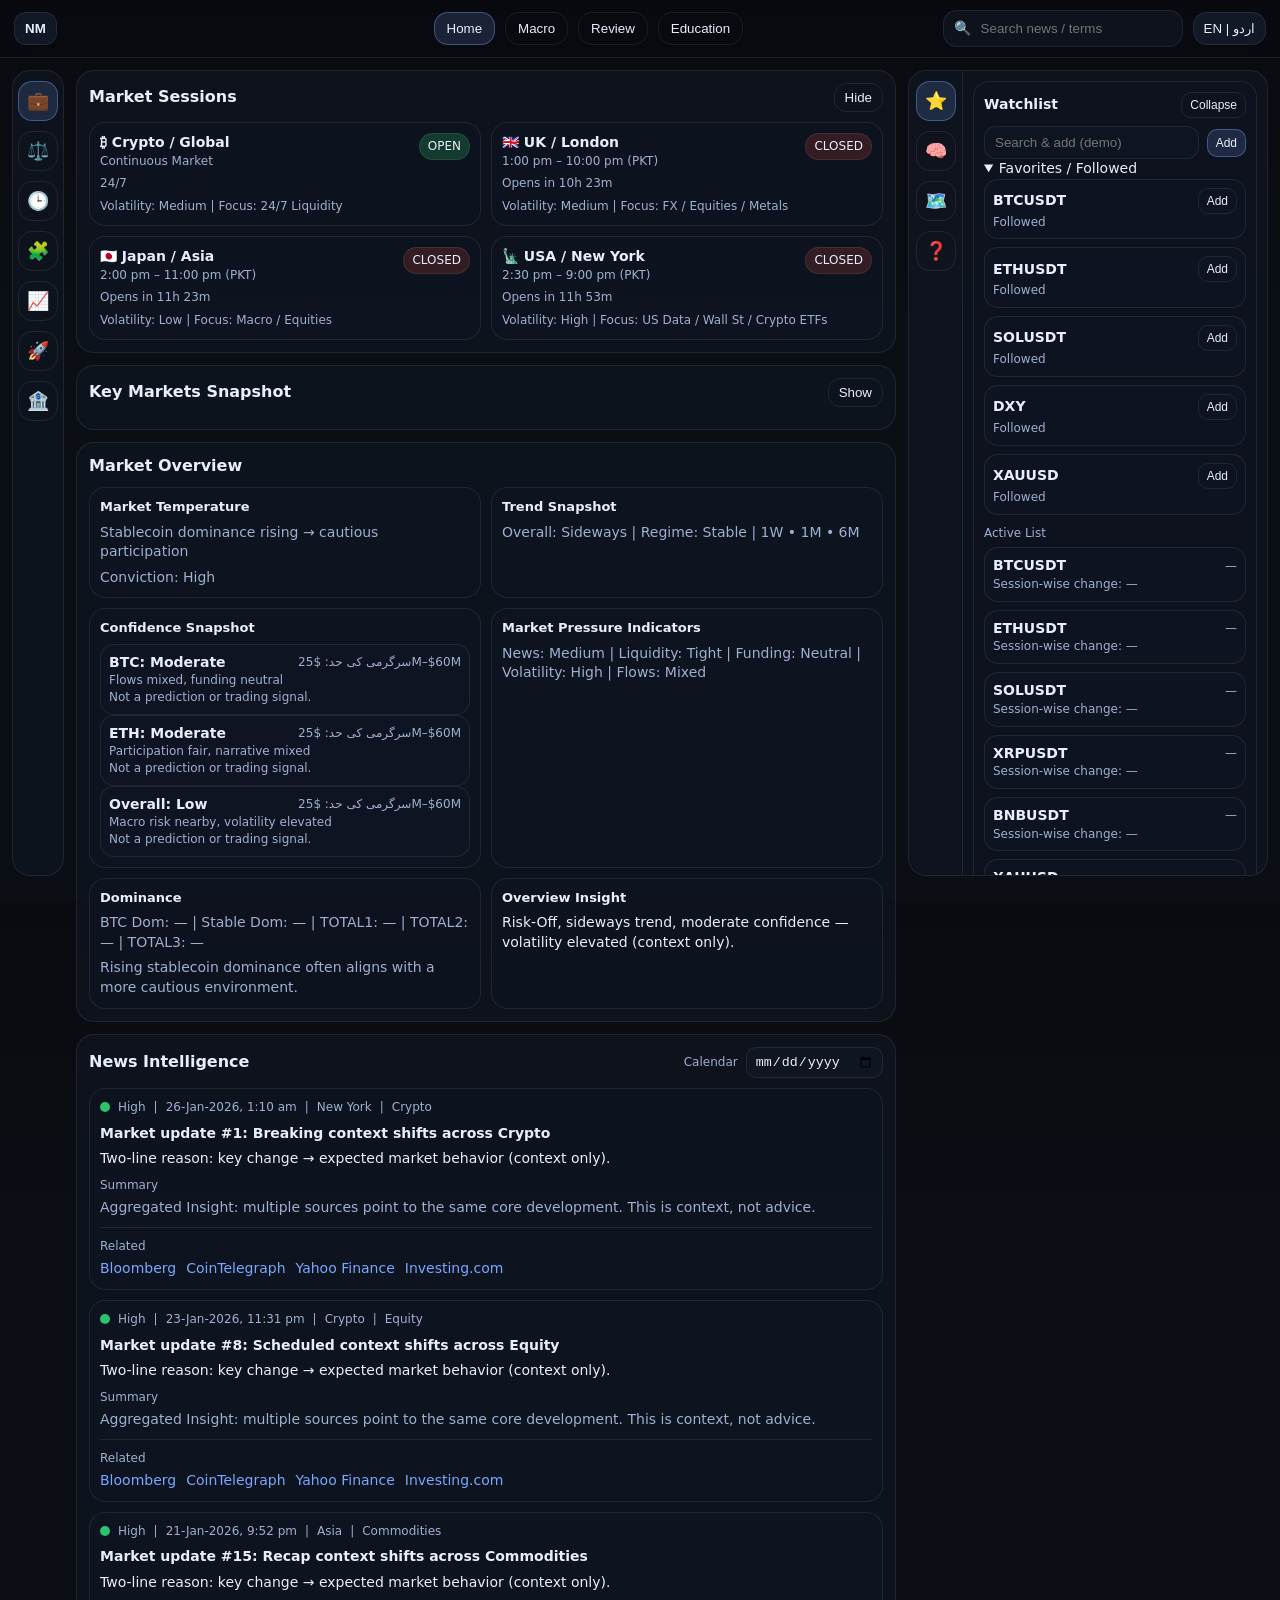
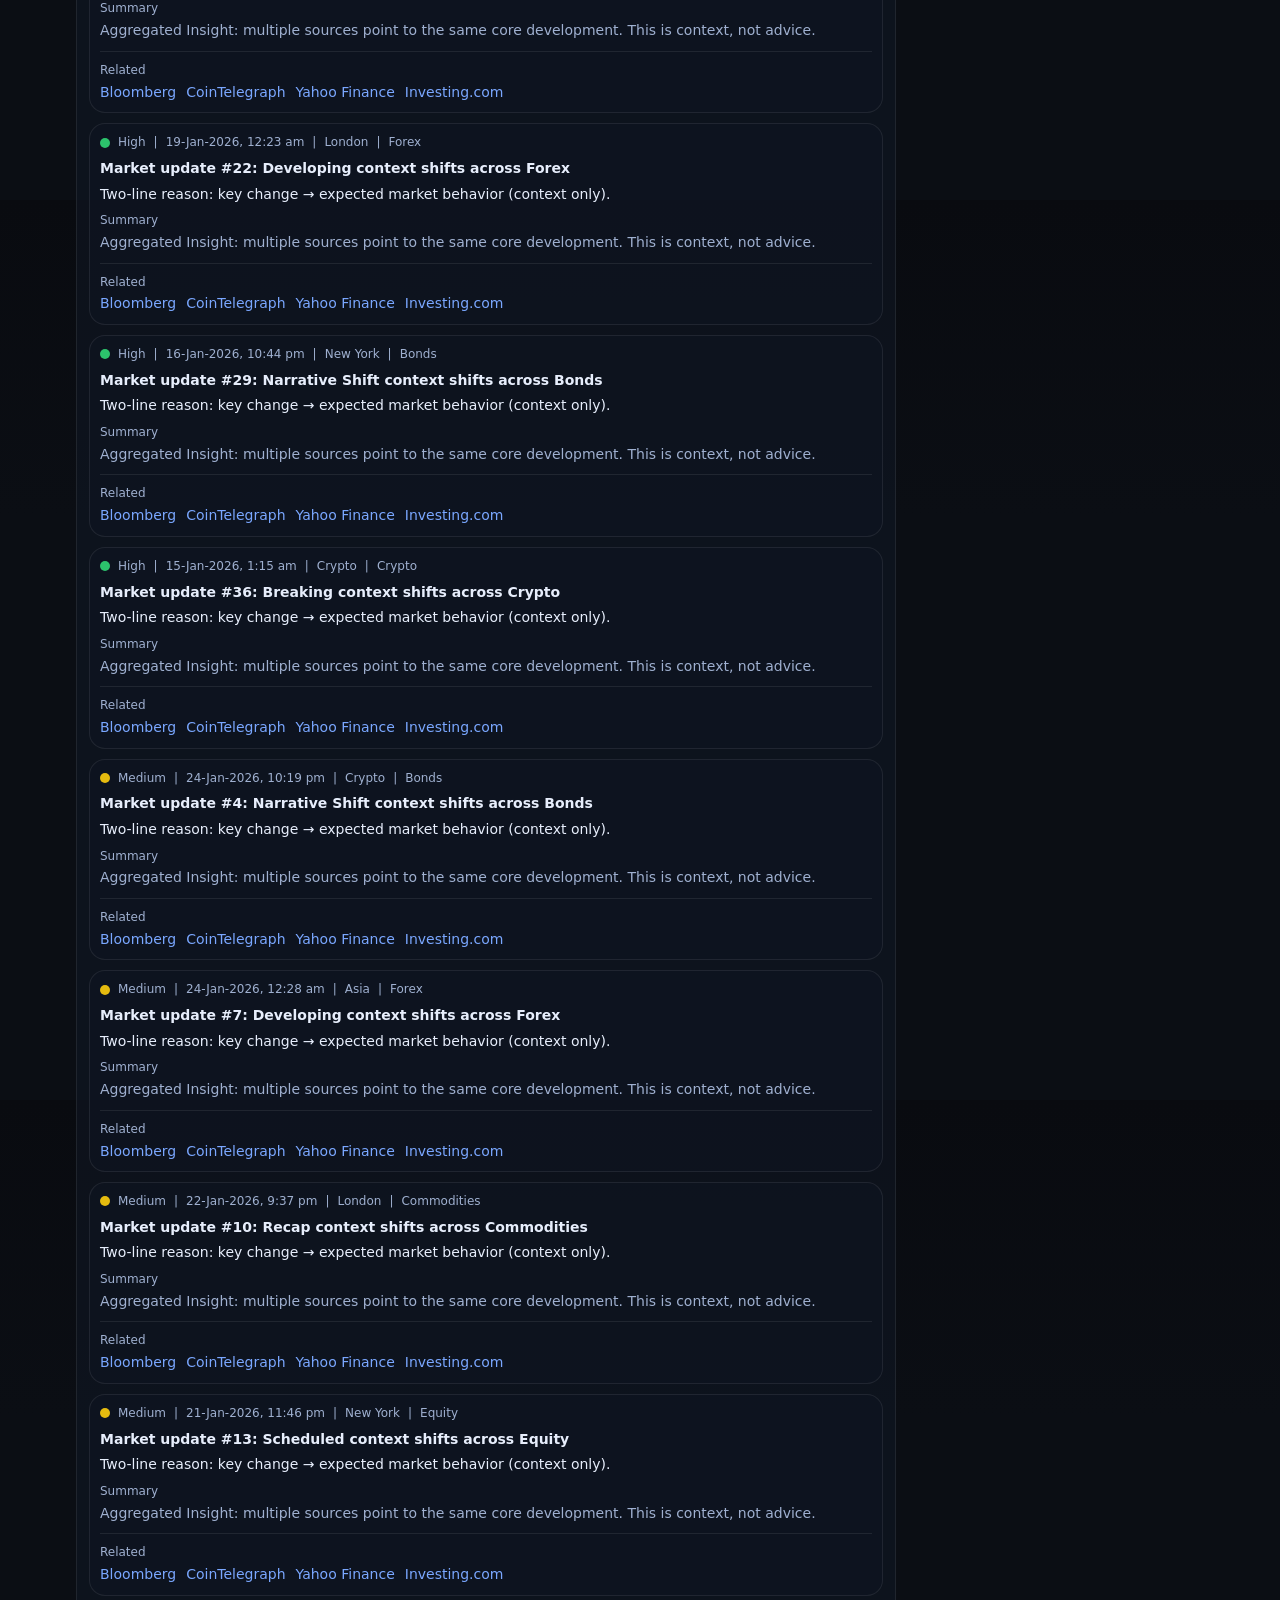
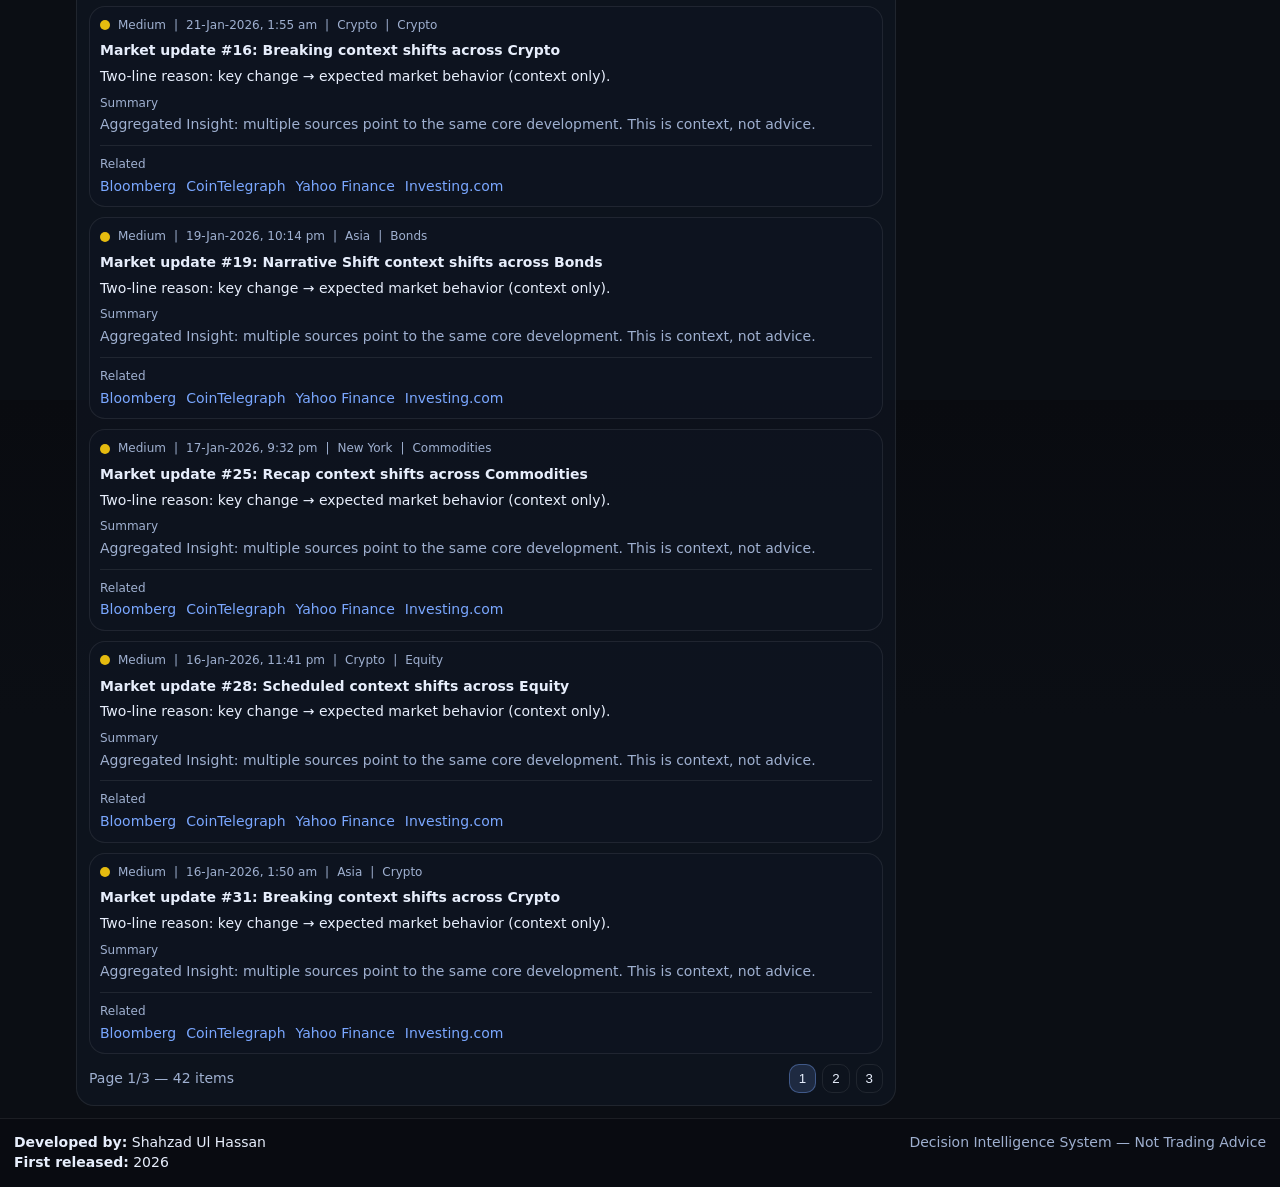
<file: index.html>
<!doctype html>
<html lang="en">
<head>
  <meta charset="utf-8" />
  <meta name="viewport" content="width=device-width, initial-scale=1" />
  <title>News & Market Intelligence Dashboard</title>
  <link rel="stylesheet" href="./css/style.css" />
</head>
<body class="ltr">
  <header class="app-header">
    <div class="brand">
      <button id="brandBtn" class="nm-badge" title="Toggle full name">NM</button>
      <span id="brandName" class="brand-name hidden">News &amp; Market Intelligence</span>
    </div>

    <nav class="nav-tabs" aria-label="Primary">
      <button class="tab active" data-view="home">Home</button>
      <button class="tab" data-view="macro">Macro</button>
      <button class="tab" data-view="review">Review</button>
      <button class="tab" data-view="education">Education</button>
    </nav>

    <div class="header-tools">
      <div class="search-wrap">
        <span class="icon">🔍</span>
        <input id="globalSearch" type="search" placeholder="Search news / terms" />
      </div>
      <button id="langToggle" class="toggle" title="Toggle language">EN | اردو</button>
    </div>
  </header>

  <div class="app-shell">
    <aside class="left-toolbar" aria-label="Tools">
      <button class="toolbtn active" data-tool="trade" title="Demo Trading">💼</button>
      <button class="toolbtn" data-tool="rr" title="Risk–Reward">⚖️</button>
      <button class="toolbtn" data-tool="tf" title="1H / 4H">🕒</button>
      <button class="toolbtn" data-tool="patterns" title="Patterns (read-only)">🧩</button>
      <button class="toolbtn" data-tool="movers" title="Session Movers">📈</button>
      <button class="toolbtn" data-tool="listings" title="Listings & Launch Watch">🚀</button>
      <button class="toolbtn" data-tool="institutions" title="Institutional Lens">🏦</button>
    </aside>

    <main class="main">
      <section class="card" id="sessionsCard">
        <div class="card-head">
          <h2>Market Sessions</h2>
          <button class="ghost" id="sessionsToggle" title="Hide/Show sessions">Hide</button>
        </div>
        <div id="sessionsGrid" class="sessions-grid"></div>
      </section>

      <section class="card" id="keyMarketsCard">
        <div class="card-head">
          <h2>Key Markets Snapshot</h2>
          <button class="ghost" id="keyMarketsToggle" aria-expanded="false">Show</button>
        </div>
        <div id="keyMarketsBody" class="hidden"></div>
      </section>

      <section class="card" id="overviewCard">
        <div class="card-head">
          <h2>Market Overview</h2>
        </div>
        <div id="overviewBody" class="overview-grid"></div>
      </section>

      <section class="card" id="newsCard">
        <div class="card-head">
          <h2>News Intelligence</h2>
          <div class="news-head-tools">
            <label class="mini">
              <span>Calendar</span>
              <input id="newsDate" type="date" />
            </label>
          </div>
        </div>

        <div id="newsList" class="news-list"></div>

        <div class="news-footer">
          <div id="newsMeta" class="muted"></div>
          <div id="pagination" class="pagination"></div>
        </div>
      </section>

      <section class="card hidden" id="macroView">
        <div class="card-head"><h2>Macro & Economic Events</h2></div>
        <div id="macroBody" class="macro-grid"></div>
      </section>

      <section class="card hidden" id="reviewView">
        <div class="card-head"><h2>Review</h2></div>
        <div id="reviewBody"></div>
      </section>

      <section class="card hidden" id="educationView">
        <div class="card-head"><h2>Education</h2></div>
        <div id="educationBody"></div>
      </section>
    </main>

    <aside class="right-sidebar" aria-label="Context">
      <div class="sidebar-icons">
        <button class="sideicon active" data-panel="watchlistPanel" title="Watchlist">⭐</button>
        <button class="sideicon" data-panel="contextPanel" title="Context Stack">🧠</button>
        <button class="sideicon" data-panel="marketMapPanel" title="Market Map Tools">🗺️</button>
        <button class="sideicon" data-panel="helpPanel" title="Help / Glossary">❓</button>
      </div>

      <div class="sidebar-panels">
        <section id="watchlistPanel" class="panel">
          <div class="panel-head">
            <h3>Watchlist</h3>
            <button class="ghost small" data-collapse="watchlistBody" aria-expanded="true">Collapse</button>
          </div>
          <div id="watchlistBody">
            <div class="row">
              <input id="watchSearch" type="search" placeholder="Search & add (demo)" />
              <button id="addWatch" class="btn small">Add</button>
            </div>

            <details id="favDrop" open>
              <summary>Favorites / Followed</summary>
              <div id="favoritesList" class="list"></div>
            </details>

            <div class="panel-subhead">Active List</div>
            <div id="watchlistList" class="list"></div>
          </div>
        </section>

        <section id="contextPanel" class="panel hidden">
          <div class="panel-head">
            <h3>Context Stack</h3>
            <button class="ghost small" data-collapse="contextBody" aria-expanded="true">Collapse</button>
          </div>
          <div id="contextBody" class="stack"></div>
        </section>

        <section id="marketMapPanel" class="panel hidden">
          <div class="panel-head">
            <h3>Market Map</h3>
            <button class="ghost small" data-collapse="marketMapBody" aria-expanded="false">Show</button>
          </div>
          <div id="marketMapBody" class="hidden">
            <div class="tabs mini-tabs">
              <button class="mini-tab active" data-mmtab="heatmap">Heatmap</button>
              <button class="mini-tab" data-mmtab="bubbles">Bubbles</button>
              <button class="mini-tab" data-mmtab="movers">Gainers/Losers</button>
            </div>
            <div id="marketMapContent" class="mmt-content"></div>
            <div class="divider"></div>
            <div id="decisionReadinessGuard" class="guard hidden" role="status"></div>
          </div>
        </section>

        <section id="helpPanel" class="panel hidden">
          <div class="panel-head">
            <h3>Glossary</h3>
            <button class="ghost small" data-collapse="helpBody" aria-expanded="true">Collapse</button>
          </div>
          <div id="helpBody">
            <input id="glossarySearch" type="search" placeholder="Search terms" />
            <div id="glossaryList" class="list"></div>
          </div>
        </section>
      </div>
    </aside>
  </div>

  <footer class="app-footer">
    <div class="footer-left">
      <div><strong>Developed by:</strong> Shahzad Ul Hassan</div>
      <div><strong>First released:</strong> 2026</div>
    </div>
    <div class="footer-right muted">
      Decision Intelligence System — Not Trading Advice
    </div>
  </footer>

  <div id="tooltip" class="tooltip hidden" role="tooltip"></div>

  <script src="./js/core.js"></script>
  <script src="./js/news.js"></script>
  <script src="./js/context.js"></script>
  <script src="./js/alerts.js"></script>
</body>
</html>
</file>
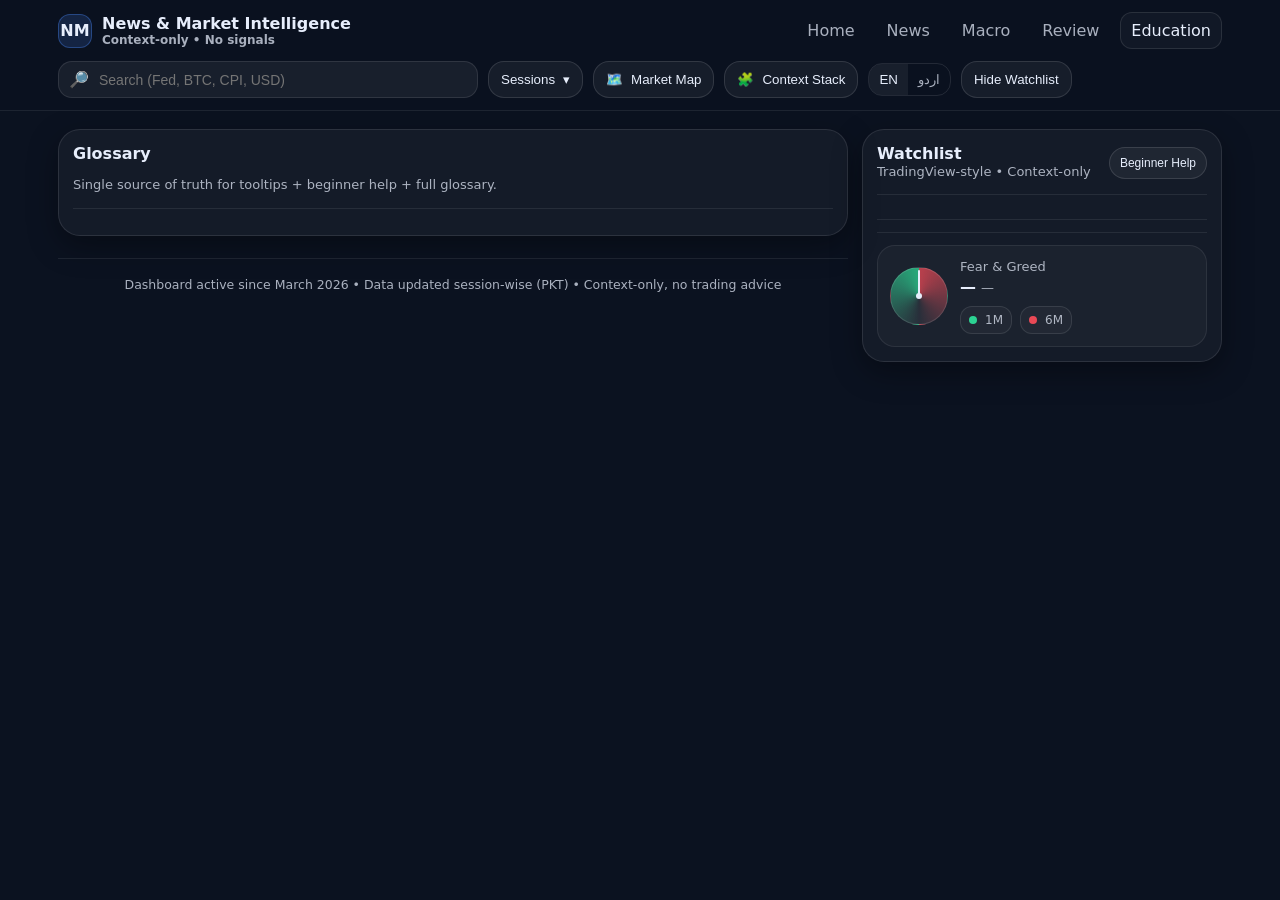
<file: education.html>
<!doctype html><html lang="en"><head>
<meta charset="utf-8"/><meta name="viewport" content="width=device-width,initial-scale=1"/>
<title>Education • NMI</title><link rel="stylesheet" href="./css/styles.css"/></head><body>

<header class="topbar">
  <div class="topbar__inner">
    <a class="brand" href="./index.html">
      <span class="brand__badge">NM</span>
      <span>
        <span>News & Market Intelligence</span>
        <span class="brand__sub">Context-only • No signals</span>
      </span>
    </a>
    <nav class="nav"><a class="" href="./index.html">Home</a>
<a class="" href="./news.html">News</a>
<a class="" href="./macro.html">Macro</a>
<a class="" href="./review.html">Review</a>
<a class="active" href="./education.html">Education</a></nav>
    <div class="actions">
      <label class="search"><span>🔎</span><input id="globalSearch" type="search" placeholder="Search (Fed, BTC, CPI, USD)"></label>
      <div class="dropdown">
        <button id="sessionsBtn" class="btn"><span data-i18n="sessions">Sessions</span> ▾</button>
        <div id="sessionsMenu" class="menu"></div>
      </div>
      <button id="marketMapBtn" class="btn">🗺️ <span data-i18n="marketMap">Market Map</span></button>
      <button id="contextBtn" class="btn">🧩 <span data-i18n="context">Context Stack</span></button>
      <div class="lang"><button class="active" data-lang="en">EN</button><button data-lang="ur">اردو</button></div>
      <button id="watchlistToggle" class="btn">Hide Watchlist</button>
    </div>
  </div>
</header>

<div id="drawerOverlay" class="drawerOverlay"></div>
<div id="drawer" class="drawer" role="dialog" aria-modal="true">
  <div class="drawer__head">
    <div id="drawerTitle" style="font-weight:900">Panel</div>
    <button id="drawerClose" class="closeX">✕</button>
  </div>
  <div id="drawerBody" class="drawer__body"></div>
</div>

<main class="container"><section class="layout">
  <div>
    <div class="card"><div class="card__inner">
      <h2>Glossary</h2>
      <p class="muted">Single source of truth for tooltips + beginner help + full glossary.</p>
      <div class="hr"></div>
      <div id="glossaryList"></div>
    </div></div>
    <div class="footer">Dashboard active since March 2026 • Data updated session-wise (PKT) • Context-only, no trading advice</div>
  </div>
  
<aside id="sidebar" class="sidebar">
  <div class="card"><div class="card__inner">
    <div class="sideHead">
      <div><div style="font-weight:900" data-i18n="watchlist">Watchlist</div><div class="muted">TradingView-style • Context-only</div></div>
      <button id="beginnerHelpBtn" class="btn" style="padding:8px 10px;font-size:12px">Beginner Help</button>
    </div>
    <div class="hr"></div>
    <div id="wlTabs" class="tabs"></div>
    <div class="hr"></div>
    <div id="wlBody"></div>
    <div class="hr"></div>
    <div class="fg" id="fearGreed">
      <div class="gauge"><div class="needle"></div><div class="dot"></div></div>
      <div class="meta">
        <div class="muted" data-i18n="fearGreed">Fear & Greed</div>
        <div><b data-fg-value>—</b> <span class="muted" data-fg-label>—</span></div>
        <div class="bias"><span class="pill2"><span class="dot up"></span> 1M</span><span class="pill2"><span class="dot down"></span> 6M</span></div>
      </div>
    </div>
  </div></div>
</aside>

</section></main>
<script type="module">
import { loadJSON } from './js/utils.js';
import { state } from './js/state.js';
state.init();
const g = await loadJSON('./data/glossary.json');
const lang = state.getLang();
document.getElementById('glossaryList').innerHTML = Object.entries(g.terms).map(([k,v])=>{
  const t=v[lang];
  return `<div class="kv" style="margin-bottom:10px" data-term="${k}"><div><b>${t.title}</b>
    <div class="muted">${t.simple}</div><div class="muted">${t.why}</div></div><span class="tag">v1.0</span></div>`;
}).join('');
</script>
<script type="module" src="./js/app.js"></script>
</body></html>
</file>
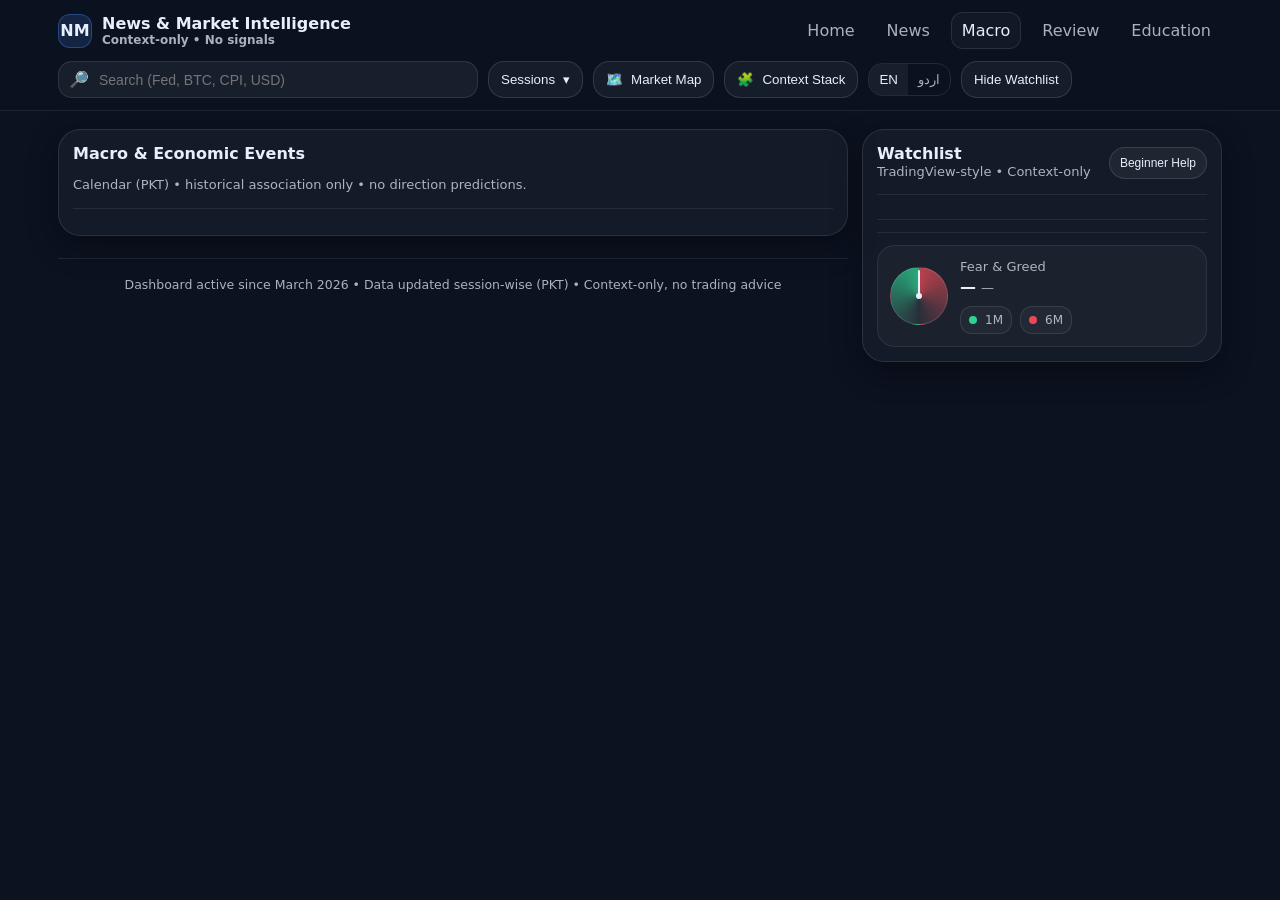
<file: macro.html>
<!doctype html><html lang="en"><head>
<meta charset="utf-8"/><meta name="viewport" content="width=device-width,initial-scale=1"/>
<title>Macro • NMI</title><link rel="stylesheet" href="./css/styles.css"/></head><body>

<header class="topbar">
  <div class="topbar__inner">
    <a class="brand" href="./index.html">
      <span class="brand__badge">NM</span>
      <span>
        <span>News & Market Intelligence</span>
        <span class="brand__sub">Context-only • No signals</span>
      </span>
    </a>
    <nav class="nav"><a class="" href="./index.html">Home</a>
<a class="" href="./news.html">News</a>
<a class="active" href="./macro.html">Macro</a>
<a class="" href="./review.html">Review</a>
<a class="" href="./education.html">Education</a></nav>
    <div class="actions">
      <label class="search"><span>🔎</span><input id="globalSearch" type="search" placeholder="Search (Fed, BTC, CPI, USD)"></label>
      <div class="dropdown">
        <button id="sessionsBtn" class="btn"><span data-i18n="sessions">Sessions</span> ▾</button>
        <div id="sessionsMenu" class="menu"></div>
      </div>
      <button id="marketMapBtn" class="btn">🗺️ <span data-i18n="marketMap">Market Map</span></button>
      <button id="contextBtn" class="btn">🧩 <span data-i18n="context">Context Stack</span></button>
      <div class="lang"><button class="active" data-lang="en">EN</button><button data-lang="ur">اردو</button></div>
      <button id="watchlistToggle" class="btn">Hide Watchlist</button>
    </div>
  </div>
</header>

<div id="drawerOverlay" class="drawerOverlay"></div>
<div id="drawer" class="drawer" role="dialog" aria-modal="true">
  <div class="drawer__head">
    <div id="drawerTitle" style="font-weight:900">Panel</div>
    <button id="drawerClose" class="closeX">✕</button>
  </div>
  <div id="drawerBody" class="drawer__body"></div>
</div>

<main class="container"><section class="layout">
  <div>
    <div class="card"><div class="card__inner">
      <h2 data-term="macro_events">Macro & Economic Events</h2>
      <p class="muted">Calendar (PKT) • historical association only • no direction predictions.</p>
      <div class="hr"></div>
      <div id="macroList" class="rows"></div>
    </div></div>
    <div class="footer">Dashboard active since March 2026 • Data updated session-wise (PKT) • Context-only, no trading advice</div>
  </div>
  
<aside id="sidebar" class="sidebar">
  <div class="card"><div class="card__inner">
    <div class="sideHead">
      <div><div style="font-weight:900" data-i18n="watchlist">Watchlist</div><div class="muted">TradingView-style • Context-only</div></div>
      <button id="beginnerHelpBtn" class="btn" style="padding:8px 10px;font-size:12px">Beginner Help</button>
    </div>
    <div class="hr"></div>
    <div id="wlTabs" class="tabs"></div>
    <div class="hr"></div>
    <div id="wlBody"></div>
    <div class="hr"></div>
    <div class="fg" id="fearGreed">
      <div class="gauge"><div class="needle"></div><div class="dot"></div></div>
      <div class="meta">
        <div class="muted" data-i18n="fearGreed">Fear & Greed</div>
        <div><b data-fg-value>—</b> <span class="muted" data-fg-label>—</span></div>
        <div class="bias"><span class="pill2"><span class="dot up"></span> 1M</span><span class="pill2"><span class="dot down"></span> 6M</span></div>
      </div>
    </div>
  </div></div>
</aside>

</section></main>
<script type="module">
import { loadJSON } from './js/utils.js';
const data = await loadJSON('./data/macro.json');
document.getElementById('macroList').innerHTML = data.events.map(e => `
  <div class="kv" data-searchable>
    <div>
      <b>${e.name} (${e.country})</b>
      <div class="muted">PKT: ${e.time_pkt} • Impact: ${e.impact}</div>
      <div class="muted">Prev: ${e.previous} • Fcst: ${e.forecast} • Act: ${e.actual || '—'}</div>
      <div class="muted">This event often affects volatility and risk sentiment (context-only).</div>
    </div>
    <span class="tag warn">Context</span>
  </div>`).join('');
</script>
<script type="module" src="./js/app.js"></script>
</body></html>
</file>
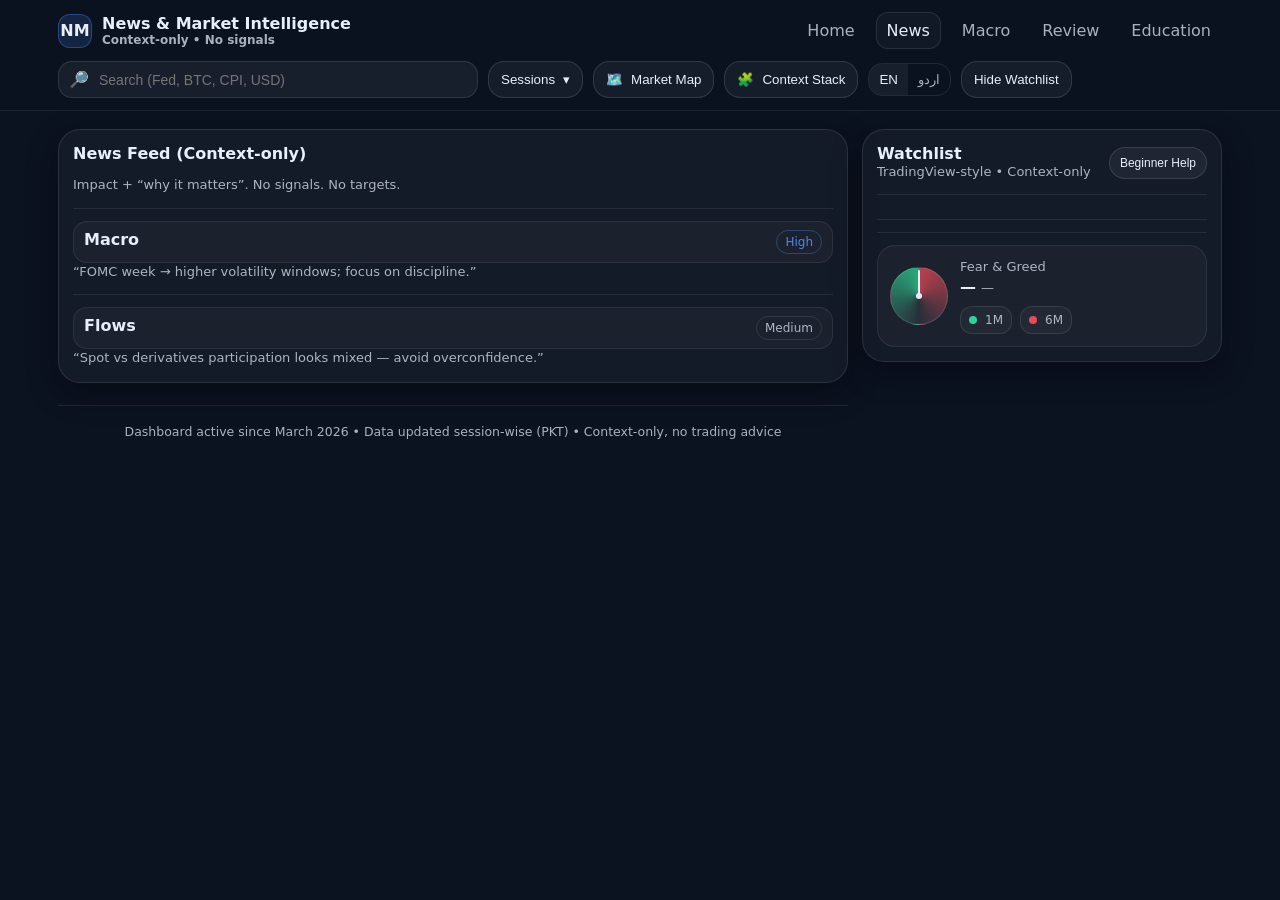
<file: news.html>
<!doctype html><html lang="en"><head>
<meta charset="utf-8"/><meta name="viewport" content="width=device-width,initial-scale=1"/>
<title>News • NMI</title><link rel="stylesheet" href="./css/styles.css"/></head><body>

<header class="topbar">
  <div class="topbar__inner">
    <a class="brand" href="./index.html">
      <span class="brand__badge">NM</span>
      <span>
        <span>News & Market Intelligence</span>
        <span class="brand__sub">Context-only • No signals</span>
      </span>
    </a>
    <nav class="nav"><a class="" href="./index.html">Home</a>
<a class="active" href="./news.html">News</a>
<a class="" href="./macro.html">Macro</a>
<a class="" href="./review.html">Review</a>
<a class="" href="./education.html">Education</a></nav>
    <div class="actions">
      <label class="search"><span>🔎</span><input id="globalSearch" type="search" placeholder="Search (Fed, BTC, CPI, USD)"></label>
      <div class="dropdown">
        <button id="sessionsBtn" class="btn"><span data-i18n="sessions">Sessions</span> ▾</button>
        <div id="sessionsMenu" class="menu"></div>
      </div>
      <button id="marketMapBtn" class="btn">🗺️ <span data-i18n="marketMap">Market Map</span></button>
      <button id="contextBtn" class="btn">🧩 <span data-i18n="context">Context Stack</span></button>
      <div class="lang"><button class="active" data-lang="en">EN</button><button data-lang="ur">اردو</button></div>
      <button id="watchlistToggle" class="btn">Hide Watchlist</button>
    </div>
  </div>
</header>

<div id="drawerOverlay" class="drawerOverlay"></div>
<div id="drawer" class="drawer" role="dialog" aria-modal="true">
  <div class="drawer__head">
    <div id="drawerTitle" style="font-weight:900">Panel</div>
    <button id="drawerClose" class="closeX">✕</button>
  </div>
  <div id="drawerBody" class="drawer__body"></div>
</div>

<main class="container"><section class="layout">
  <div>
    <div class="card"><div class="card__inner">
      <h2>News Feed (Context-only)</h2>
      <p class="muted">Impact + “why it matters”. No signals. No targets.</p>
      <div class="hr"></div>
      <div class="kv" data-searchable><b>Macro</b><span class="tag warn">High</span></div>
      <div class="muted" data-searchable>“FOMC week → higher volatility windows; focus on discipline.”</div>
      <div class="hr"></div>
      <div class="kv" data-searchable><b>Flows</b><span class="tag">Medium</span></div>
      <div class="muted" data-searchable>“Spot vs derivatives participation looks mixed — avoid overconfidence.”</div>
    </div></div>
    <div class="footer">Dashboard active since March 2026 • Data updated session-wise (PKT) • Context-only, no trading advice</div>
  </div>
  
<aside id="sidebar" class="sidebar">
  <div class="card"><div class="card__inner">
    <div class="sideHead">
      <div><div style="font-weight:900" data-i18n="watchlist">Watchlist</div><div class="muted">TradingView-style • Context-only</div></div>
      <button id="beginnerHelpBtn" class="btn" style="padding:8px 10px;font-size:12px">Beginner Help</button>
    </div>
    <div class="hr"></div>
    <div id="wlTabs" class="tabs"></div>
    <div class="hr"></div>
    <div id="wlBody"></div>
    <div class="hr"></div>
    <div class="fg" id="fearGreed">
      <div class="gauge"><div class="needle"></div><div class="dot"></div></div>
      <div class="meta">
        <div class="muted" data-i18n="fearGreed">Fear & Greed</div>
        <div><b data-fg-value>—</b> <span class="muted" data-fg-label>—</span></div>
        <div class="bias"><span class="pill2"><span class="dot up"></span> 1M</span><span class="pill2"><span class="dot down"></span> 6M</span></div>
      </div>
    </div>
  </div></div>
</aside>

</section></main>
<script type="module" src="./js/app.js"></script>
</body></html>
</file>
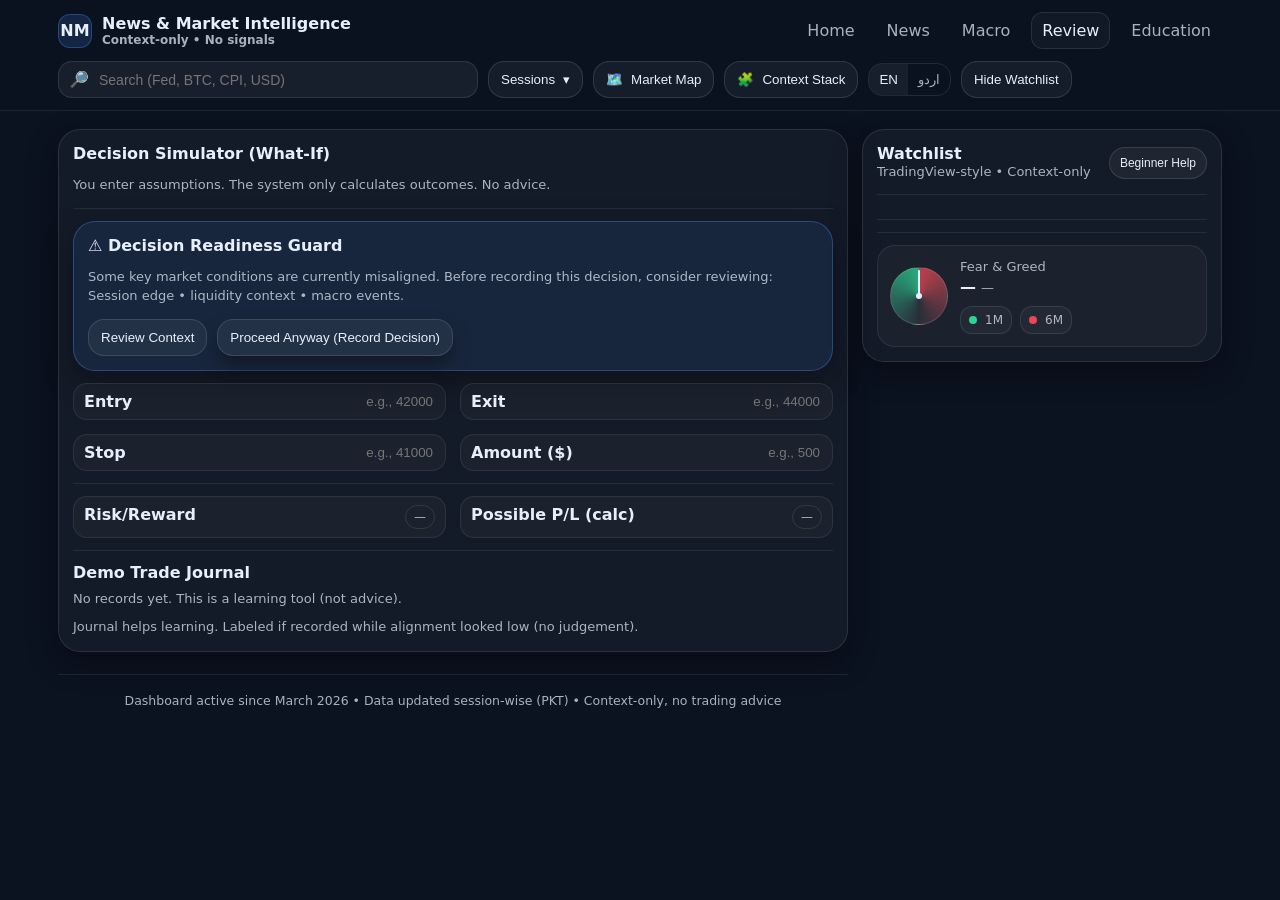
<file: review.html>
<!doctype html><html lang="en"><head>
<meta charset="utf-8"/><meta name="viewport" content="width=device-width,initial-scale=1"/>
<title>Review • NMI</title><link rel="stylesheet" href="./css/styles.css"/></head><body>

<header class="topbar">
  <div class="topbar__inner">
    <a class="brand" href="./index.html">
      <span class="brand__badge">NM</span>
      <span>
        <span>News & Market Intelligence</span>
        <span class="brand__sub">Context-only • No signals</span>
      </span>
    </a>
    <nav class="nav"><a class="" href="./index.html">Home</a>
<a class="" href="./news.html">News</a>
<a class="" href="./macro.html">Macro</a>
<a class="active" href="./review.html">Review</a>
<a class="" href="./education.html">Education</a></nav>
    <div class="actions">
      <label class="search"><span>🔎</span><input id="globalSearch" type="search" placeholder="Search (Fed, BTC, CPI, USD)"></label>
      <div class="dropdown">
        <button id="sessionsBtn" class="btn"><span data-i18n="sessions">Sessions</span> ▾</button>
        <div id="sessionsMenu" class="menu"></div>
      </div>
      <button id="marketMapBtn" class="btn">🗺️ <span data-i18n="marketMap">Market Map</span></button>
      <button id="contextBtn" class="btn">🧩 <span data-i18n="context">Context Stack</span></button>
      <div class="lang"><button class="active" data-lang="en">EN</button><button data-lang="ur">اردو</button></div>
      <button id="watchlistToggle" class="btn">Hide Watchlist</button>
    </div>
  </div>
</header>

<div id="drawerOverlay" class="drawerOverlay"></div>
<div id="drawer" class="drawer" role="dialog" aria-modal="true">
  <div class="drawer__head">
    <div id="drawerTitle" style="font-weight:900">Panel</div>
    <button id="drawerClose" class="closeX">✕</button>
  </div>
  <div id="drawerBody" class="drawer__body"></div>
</div>

<main class="container"><section class="layout">
  <div>
    <div class="card"><div class="card__inner">
      <h2 data-term="decision_simulator">Decision Simulator (What‑If)</h2>
      <p class="muted">You enter assumptions. The system only calculates outcomes. No advice.</p>
      <div class="hr"></div>
      <div id="guard" class="card" style="display:none;background:rgba(74,140,255,.10);border-color:rgba(74,140,255,.35)">
        <div class="card__inner">
          <h2 data-term="decision_readiness_guard">⚠️ Decision Readiness Guard</h2>
          <p class="muted">Some key market conditions are currently misaligned. Before recording this decision, consider reviewing: Session edge • liquidity context • macro events.</p>
          <div style="display:flex;gap:10px;flex-wrap:wrap;margin-top:10px">
            <button id="reviewContext" class="btn">Review Context</button>
            <button id="proceed" class="btn btn--3d">Proceed Anyway (Record Decision)</button>
          </div>
        </div>
      </div>
      <div class="grid2" style="margin-top:12px">
        <div class="kv"><b>Entry</b><input id="entry" placeholder="e.g., 42000" style="width:140px;background:transparent;border:0;color:var(--text);text-align:right;outline:none"></div>
        <div class="kv"><b>Exit</b><input id="exit" placeholder="e.g., 44000" style="width:140px;background:transparent;border:0;color:var(--text);text-align:right;outline:none"></div>
        <div class="kv"><b>Stop</b><input id="stop" placeholder="e.g., 41000" style="width:140px;background:transparent;border:0;color:var(--text);text-align:right;outline:none"></div>
        <div class="kv"><b>Amount ($)</b><input id="amount" placeholder="e.g., 500" style="width:140px;background:transparent;border:0;color:var(--text);text-align:right;outline:none"></div>
      </div>
      <div class="hr"></div>
      <div class="grid2">
        <div class="kv"><b>Risk/Reward</b><span class="tag" id="rr">—</span></div>
        <div class="kv"><b>Possible P/L (calc)</b><span class="tag" id="pnl">—</span></div>
      </div>
      <div class="hr"></div>
      <h2>Demo Trade Journal</h2>
      <div id="journal"></div>
      <div class="muted" style="margin-top:10px">Journal helps learning. Labeled if recorded while alignment looked low (no judgement).</div>
    </div></div>
    <div class="footer">Dashboard active since March 2026 • Data updated session-wise (PKT) • Context-only, no trading advice</div>
  </div>
  
<aside id="sidebar" class="sidebar">
  <div class="card"><div class="card__inner">
    <div class="sideHead">
      <div><div style="font-weight:900" data-i18n="watchlist">Watchlist</div><div class="muted">TradingView-style • Context-only</div></div>
      <button id="beginnerHelpBtn" class="btn" style="padding:8px 10px;font-size:12px">Beginner Help</button>
    </div>
    <div class="hr"></div>
    <div id="wlTabs" class="tabs"></div>
    <div class="hr"></div>
    <div id="wlBody"></div>
    <div class="hr"></div>
    <div class="fg" id="fearGreed">
      <div class="gauge"><div class="needle"></div><div class="dot"></div></div>
      <div class="meta">
        <div class="muted" data-i18n="fearGreed">Fear & Greed</div>
        <div><b data-fg-value>—</b> <span class="muted" data-fg-label>—</span></div>
        <div class="bias"><span class="pill2"><span class="dot up"></span> 1M</span><span class="pill2"><span class="dot down"></span> 6M</span></div>
      </div>
    </div>
  </div></div>
</aside>

</section></main>
<script type="module" src="./js/review.js"></script>
<script type="module" src="./js/app.js"></script>
</body></html>
</file>
<file: css/style.css>
:root{--bg:#0b0e14;--panel:#111826;--panel2:#0f1522;--text:#e7eefc;--muted:#9fb0d0;--border:rgba(255,255,255,.08);--accent:#7aa7ff;--open:rgba(46,204,113,.22);--pre:rgba(52,152,219,.22);--closed:rgba(231,76,60,.18);}
*{box-sizing:border-box}html,body{height:100%}body{margin:0;background:linear-gradient(180deg,#090b10,#0b0e14 35%);color:var(--text);font:14px/1.4 system-ui,-apple-system,Segoe UI,Roboto,Arial}
.hidden{display:none!important}.muted{color:var(--muted)}.ltr{direction:ltr}
.app-header{position:fixed;top:0;left:0;right:0;height:58px;display:flex;align-items:center;justify-content:space-between;padding:10px 14px;background:rgba(9,11,16,.72);backdrop-filter:blur(10px);border-bottom:1px solid var(--border);z-index:50}
.brand{display:flex;align-items:center;gap:10px;min-width:220px}
.nm-badge{border:1px solid var(--border);background:var(--panel);color:var(--text);padding:8px 10px;border-radius:12px;cursor:pointer;font-weight:700}
.brand-name{font-weight:700;letter-spacing:.2px}
.nav-tabs{display:flex;gap:10px;justify-content:center;flex:1}
.tab{border:1px solid var(--border);background:transparent;color:var(--text);padding:8px 12px;border-radius:14px;cursor:pointer}
.tab.active{background:rgba(122,167,255,.16);border-color:rgba(122,167,255,.38)}
.header-tools{display:flex;align-items:center;gap:10px;min-width:320px;justify-content:flex-end}
.search-wrap{display:flex;align-items:center;gap:8px;border:1px solid var(--border);background:rgba(17,24,38,.65);padding:8px 10px;border-radius:14px;width:240px}
.search-wrap input{border:0;outline:0;background:transparent;color:var(--text);width:100%}
.toggle{border:1px solid var(--border);background:var(--panel);color:var(--text);padding:8px 10px;border-radius:14px;cursor:pointer}
.app-shell{display:flex;gap:12px;padding:70px 12px 12px}
.left-toolbar{width:52px;display:flex;flex-direction:column;gap:10px;align-items:center;padding:10px 6px;border:1px solid var(--border);border-radius:18px;background:rgba(17,24,38,.55);position:sticky;top:70px;height:calc(100vh - 94px)}
.toolbtn{width:40px;height:40px;border-radius:14px;border:1px solid var(--border);background:transparent;color:var(--text);cursor:pointer;font-size:18px}
.toolbtn.active{background:rgba(122,167,255,.16);border-color:rgba(122,167,255,.38)}
.main{flex:1;display:flex;flex-direction:column;gap:12px;min-width:520px}
.right-sidebar{width:360px;border:1px solid var(--border);border-radius:18px;background:rgba(17,24,38,.55);display:flex;overflow:hidden;height:calc(100vh - 94px);position:sticky;top:70px}
.sidebar-icons{width:54px;border-right:1px solid var(--border);display:flex;flex-direction:column;align-items:center;gap:10px;padding:10px 6px;background:rgba(15,21,34,.55)}
.sideicon{width:40px;height:40px;border-radius:14px;border:1px solid var(--border);background:transparent;color:var(--text);cursor:pointer;font-size:18px}
.sideicon.active{background:rgba(122,167,255,.16);border-color:rgba(122,167,255,.38)}
.sidebar-panels{flex:1;padding:10px;overflow:auto}
.card{border:1px solid var(--border);border-radius:18px;background:rgba(17,24,38,.55);padding:12px}
.card-head{display:flex;align-items:center;justify-content:space-between;gap:10px;margin-bottom:10px}
.card h2{margin:0;font-size:16px}
.ghost{border:1px solid var(--border);background:transparent;color:var(--text);padding:6px 10px;border-radius:12px;cursor:pointer}
.ghost.small{padding:5px 8px;border-radius:10px;font-size:12px}
.btn{border:1px solid rgba(122,167,255,.38);background:rgba(122,167,255,.16);color:var(--text);padding:7px 10px;border-radius:12px;cursor:pointer}
.btn.small{padding:6px 8px;border-radius:10px;font-size:12px}
.sessions-grid{display:grid;grid-template-columns:repeat(2,minmax(0,1fr));gap:10px}
.session{border:1px solid var(--border);border-radius:16px;padding:10px;background:rgba(15,21,34,.55);display:flex;flex-direction:column;gap:6px}
.session-top{display:flex;align-items:flex-start;justify-content:space-between;gap:10px}
.session-title{font-weight:700}.session-sub{color:var(--muted);font-size:12px}
.badge{font-size:12px;padding:4px 8px;border-radius:999px;border:1px solid var(--border);white-space:nowrap}
.badge.open{background:var(--open)}.badge.pre{background:var(--pre)}.badge.closed{background:var(--closed)}
.kv{display:flex;gap:8px;color:var(--muted);font-size:12px}.divider{height:1px;background:var(--border);margin:10px 0}
.overview-grid{display:grid;grid-template-columns:repeat(2,minmax(0,1fr));gap:10px}
.block{border:1px solid var(--border);border-radius:16px;padding:10px;background:rgba(15,21,34,.55)}
.block h4{margin:0 0 6px;font-size:13px}
.pills{display:flex;gap:6px;flex-wrap:wrap}
.pill{border:1px solid var(--border);padding:4px 8px;border-radius:999px;font-size:12px;color:var(--muted)}
.pill.on{background:rgba(46,204,113,.16)}.pill.off{background:rgba(231,76,60,.14)}.pill.neutral{background:rgba(255,255,255,.06)}.pill.high{background:rgba(46,204,113,.16)}.pill.med{background:rgba(241,196,15,.12)}.pill.low{background:rgba(255,255,255,.06)}
.news-list{display:flex;flex-direction:column;gap:10px}
.news-card{border:1px solid var(--border);border-radius:16px;padding:10px;background:rgba(15,21,34,.55)}
.news-meta{display:flex;gap:8px;flex-wrap:wrap;align-items:center;font-size:12px;color:var(--muted)}
.impact-dot{width:10px;height:10px;border-radius:999px;display:inline-block}
.dot-high{background:rgba(46,204,113,.95)}.dot-med{background:rgba(241,196,15,.95)}.dot-low{background:rgba(149,165,166,.9)}
.news-title{margin:8px 0 6px;font-weight:800}.news-why{margin:0 0 8px;color:var(--text)}
.section-title{font-size:12px;color:var(--muted);margin-bottom:4px}
.bullets{margin:0;padding-left:16px;color:var(--text)}
.links{display:flex;gap:10px;flex-wrap:wrap}.links a{color:var(--accent);text-decoration:none}.links a:hover{text-decoration:underline}
.news-footer{display:flex;align-items:center;justify-content:space-between;margin-top:10px}
.pagination{display:flex;gap:6px;flex-wrap:wrap}
.pagebtn{border:1px solid var(--border);background:transparent;color:var(--text);padding:6px 9px;border-radius:10px;cursor:pointer}
.pagebtn.active{background:rgba(122,167,255,.16);border-color:rgba(122,167,255,.38)}
.panel{border:1px solid var(--border);border-radius:16px;padding:10px;background:rgba(15,21,34,.55);margin-bottom:10px}
.panel-head{display:flex;align-items:center;justify-content:space-between;gap:10px;margin-bottom:8px}
.panel h3{margin:0;font-size:14px}
.panel-subhead{margin:10px 0 6px;font-size:12px;color:var(--muted)}
.row{display:flex;gap:8px;align-items:center}
.row input{flex:1;border:1px solid var(--border);background:rgba(17,24,38,.65);color:var(--text);padding:8px 10px;border-radius:12px;outline:none}
.list{display:flex;flex-direction:column;gap:8px}
.item{border:1px solid var(--border);border-radius:14px;padding:8px;background:rgba(17,24,38,.45)}
.item-top{display:flex;justify-content:space-between;gap:8px;align-items:center}
.item-title{font-weight:700}.item-sub{font-size:12px;color:var(--muted)}
.mini-tabs{display:flex;gap:6px;margin-bottom:8px}
.mini-tab{border:1px solid var(--border);background:transparent;color:var(--text);padding:6px 8px;border-radius:10px;cursor:pointer;font-size:12px}
.mini-tab.active{background:rgba(122,167,255,.16);border-color:rgba(122,167,255,.38)}
.guard{border:1px dashed rgba(241,196,15,.5);background:rgba(241,196,15,.08);padding:10px;border-radius:14px;color:var(--text)}
.tooltip{position:fixed;max-width:320px;z-index:999;border:1px solid var(--border);background:rgba(17,24,38,.96);padding:10px;border-radius:14px;box-shadow:0 10px 35px rgba(0,0,0,.45)}
.tooltip .t-title{font-weight:800;margin-bottom:6px}.tooltip .t-line{color:var(--muted);font-size:12px;margin-top:4px}
.mini{display:flex;align-items:center;gap:8px;font-size:12px;color:var(--muted)}
.mini input{border:1px solid var(--border);background:rgba(17,24,38,.65);color:var(--text);padding:6px 8px;border-radius:10px;outline:none}
.app-footer{border-top:1px solid var(--border);padding:14px;display:flex;justify-content:space-between;gap:12px;color:var(--text);background:rgba(9,11,16,.72)}
@media (max-width:1100px){.right-sidebar{display:none}.sessions-grid{grid-template-columns:1fr}}
</file>
<file: css/styles.css>
:root{
  --bg:#0b1220;--panel:rgba(255,255,255,.04);--border:rgba(255,255,255,.12);
  --text:#e7eefc;--muted:rgba(231,238,252,.72);--shadow:0 10px 30px rgba(0,0,0,.35);
  --r:18px;--r2:22px;--gap:14px;--max:1200px;
}
*{box-sizing:border-box}html,body{height:100%}
body{margin:0;font-family:system-ui,-apple-system,Segoe UI,Roboto,Arial;background:var(--bg);color:var(--text)}
a{color:inherit;text-decoration:none}
.container{max-width:var(--max);margin:0 auto;padding:18px}
.topbar{position:sticky;top:0;z-index:80;background:rgba(11,18,32,.86);backdrop-filter:blur(14px);border-bottom:1px solid rgba(255,255,255,.08)}
.topbar__inner{max-width:var(--max);margin:0 auto;padding:12px 18px;display:flex;gap:12px;align-items:center;justify-content:space-between;flex-wrap:wrap}
.brand{display:flex;align-items:center;gap:10px;font-weight:900}
.brand__badge{width:34px;height:34px;border-radius:12px;display:grid;place-items:center;background:rgba(74,140,255,.16);border:1px solid rgba(74,140,255,.35)}
.brand__sub{display:block;font-size:12px;color:var(--muted);font-weight:650}
.nav{display:flex;gap:10px;flex-wrap:wrap}
.nav a{padding:8px 10px;border-radius:12px;color:var(--muted);border:1px solid transparent}
.nav a.active{color:var(--text);border-color:rgba(255,255,255,.10);background:rgba(255,255,255,.03)}
.actions{display:flex;gap:10px;align-items:center;flex-wrap:wrap;justify-content:flex-end}
.search{display:flex;align-items:center;gap:8px;padding:8px 10px;border-radius:14px;background:rgba(255,255,255,.06);border:1px solid rgba(255,255,255,.10);min-width:min(420px,76vw)}
.search input{width:100%;background:transparent;border:0;outline:none;color:var(--text);font-size:14px}
.lang{display:flex;border:1px solid rgba(255,255,255,.10);border-radius:14px;overflow:hidden}
.lang button{background:transparent;border:0;color:var(--muted);padding:8px 10px;cursor:pointer}
.lang button.active{background:rgba(255,255,255,.06);color:var(--text)}
.btn{display:inline-flex;align-items:center;gap:8px;padding:10px 12px;border-radius:16px;border:1px solid rgba(255,255,255,.12);background:rgba(255,255,255,.05);color:var(--text);cursor:pointer}
.btn--3d{box-shadow:0 10px 18px rgba(0,0,0,.35)}
.layout{display:grid;grid-template-columns:1fr 360px;gap:var(--gap);align-items:start}
@media (max-width:980px){.layout{grid-template-columns:1fr}}
.card{background:var(--panel);border:1px solid rgba(255,255,255,.10);border-radius:var(--r2);box-shadow:var(--shadow)}
.card__inner{padding:14px}
.card h2{margin:0 0 8px 0;font-size:16px}
.muted{color:var(--muted);font-size:13px;line-height:1.45}
.grid2{display:grid;grid-template-columns:1fr 1fr;gap:var(--gap)}
@media (max-width:680px){.grid2{grid-template-columns:1fr}}
.kv{display:flex;justify-content:space-between;gap:10px;padding:8px 10px;border-radius:14px;background:rgba(255,255,255,.03);border:1px solid rgba(255,255,255,.08)}
.kv b{font-weight:900}
.tag{padding:4px 8px;border-radius:999px;border:1px solid rgba(255,255,255,.10);font-size:12px;color:var(--muted)}
.tag.warn{border-color:rgba(74,140,255,.35);color:rgba(74,140,255,.95)}
.tag.good{border-color:rgba(46,229,157,.30);color:rgba(46,229,157,.95)}
.tag.bad{border-color:rgba(255,77,90,.35);color:rgba(255,77,90,.95)}
.hr{height:1px;background:rgba(255,255,255,.08);margin:12px 0}
.sidebar{position:sticky;top:86px;display:flex;flex-direction:column;gap:var(--gap)}
.sidebar.hidden{display:none}
.sideHead{display:flex;align-items:center;justify-content:space-between;gap:10px}
.tabs{display:flex;gap:6px;flex-wrap:wrap}
.tabs button{border:1px solid rgba(255,255,255,.10);background:rgba(255,255,255,.03);color:var(--muted);padding:8px 10px;border-radius:12px;cursor:pointer;font-size:13px}
.tabs button.active{color:var(--text);background:rgba(255,255,255,.06)}
.sectionTitle{display:flex;align-items:center;justify-content:space-between;gap:10px;margin:10px 0 6px 0}
.sectionTitle h3{margin:0;font-size:14px}
.rows{display:flex;flex-direction:column;gap:8px}
.row{display:grid;grid-template-columns:72px 1fr auto;gap:10px;align-items:center;padding:10px;border-radius:14px;background:rgba(255,255,255,.03);border:1px solid rgba(255,255,255,.08)}
.row .sym{font-weight:900}.row .name{font-size:12px;color:var(--muted)}
.row .right{display:flex;flex-direction:column;align-items:flex-end;gap:4px}
.spark{width:64px;height:18px;border-radius:8px;background:linear-gradient(90deg,rgba(255,255,255,.06),rgba(255,255,255,.03));border:1px solid rgba(255,255,255,.08);position:relative;overflow:hidden}
.spark:after{content:"";position:absolute;inset:0;background:linear-gradient(90deg,transparent,rgba(74,140,255,.35),transparent);animation:shimmer 2.4s infinite linear}
@keyframes shimmer{0%{transform:translateX(-80%)}100%{transform:translateX(80%)}}
.fg{display:flex;align-items:center;gap:12px;padding:12px;border-radius:18px;background:rgba(255,255,255,.03);border:1px solid rgba(255,255,255,.08)}
.gauge{width:58px;height:58px;border-radius:50%;border:1px solid rgba(255,255,255,.12);background:conic-gradient(rgba(255,77,90,.7),rgba(255,255,255,.06),rgba(46,229,157,.7));position:relative}
.gauge .dot{position:absolute;left:50%;top:50%;width:6px;height:6px;border-radius:50%;background:var(--text);transform:translate(-50%,-50%)}
.gauge .needle{position:absolute;left:50%;top:50%;width:2px;height:26px;border-radius:2px;background:var(--text);transform-origin:bottom center;transform:translate(-50%,-100%) rotate(0deg)}
.bias{display:flex;gap:8px;flex-wrap:wrap;margin-top:8px}
.pill2{display:inline-flex;align-items:center;gap:8px;padding:6px 8px;border-radius:12px;border:1px solid rgba(255,255,255,.10);background:rgba(255,255,255,.03);font-size:12px;color:var(--muted)}
.pill2 .dot{width:8px;height:8px;border-radius:50%}.dot.up{background:rgba(46,229,157,.9)}.dot.down{background:rgba(255,77,90,.9)}
.footer{margin-top:22px;padding:18px 0 30px 0;border-top:1px solid rgba(255,255,255,.08);color:var(--muted);font-size:12.5px;text-align:center}
.dropdown{position:relative}
.menu{position:absolute;right:0;top:44px;width:min(520px,90vw);background:rgba(11,18,32,.95);border:1px solid rgba(255,255,255,.12);border-radius:18px;padding:12px;box-shadow:var(--shadow);display:none}
.menu.open{display:block}
.sessionRow{display:flex;align-items:center;justify-content:space-between;gap:10px;padding:10px;border-radius:14px;border:1px solid rgba(255,255,255,.08);background:rgba(255,255,255,.03);margin-bottom:8px}
.sessionRow:last-child{margin-bottom:0}
.status{font-size:12px;font-weight:900}.status.open{color:rgba(46,229,157,.95)}.status.closed{color:rgba(255,77,90,.95)}.status.preopen{color:rgba(74,140,255,.95)}
.small{font-size:12px;color:var(--muted)}.time{font-weight:900}
.drawerOverlay{position:fixed;inset:0;background:rgba(0,0,0,.45);display:none;z-index:120}
.drawerOverlay.open{display:block}
.drawer{position:fixed;right:12px;top:86px;bottom:12px;width:min(520px,calc(100vw - 24px));background:rgba(11,18,32,.96);border:1px solid rgba(255,255,255,.12);border-radius:22px;box-shadow:var(--shadow);display:none;z-index:130}
.drawer.open{display:block}
.drawer__head{padding:12px 14px;display:flex;align-items:center;justify-content:space-between;gap:10px;border-bottom:1px solid rgba(255,255,255,.08)}
.drawer__body{padding:14px;overflow:auto;height:calc(100% - 54px)}
.closeX{cursor:pointer;border:1px solid rgba(255,255,255,.12);background:rgba(255,255,255,.04);color:var(--text);border-radius:12px;padding:8px 10px}
.tooltip{position:fixed;z-index:200;max-width:340px;background:rgba(11,18,32,.96);border:1px solid rgba(255,255,255,.14);border-radius:16px;box-shadow:var(--shadow);padding:12px;display:none}
.tooltip.open{display:block}
.tooltip h4{margin:0 0 6px 0;font-size:13px}
.tooltip p{margin:0;font-size:12.5px;line-height:1.45;color:var(--muted)}
.tooltip .more{margin-top:8px;display:inline-flex;gap:8px;align-items:center}
.tooltip .more a{color:rgba(74,140,255,.95);font-weight:900}
</file>
